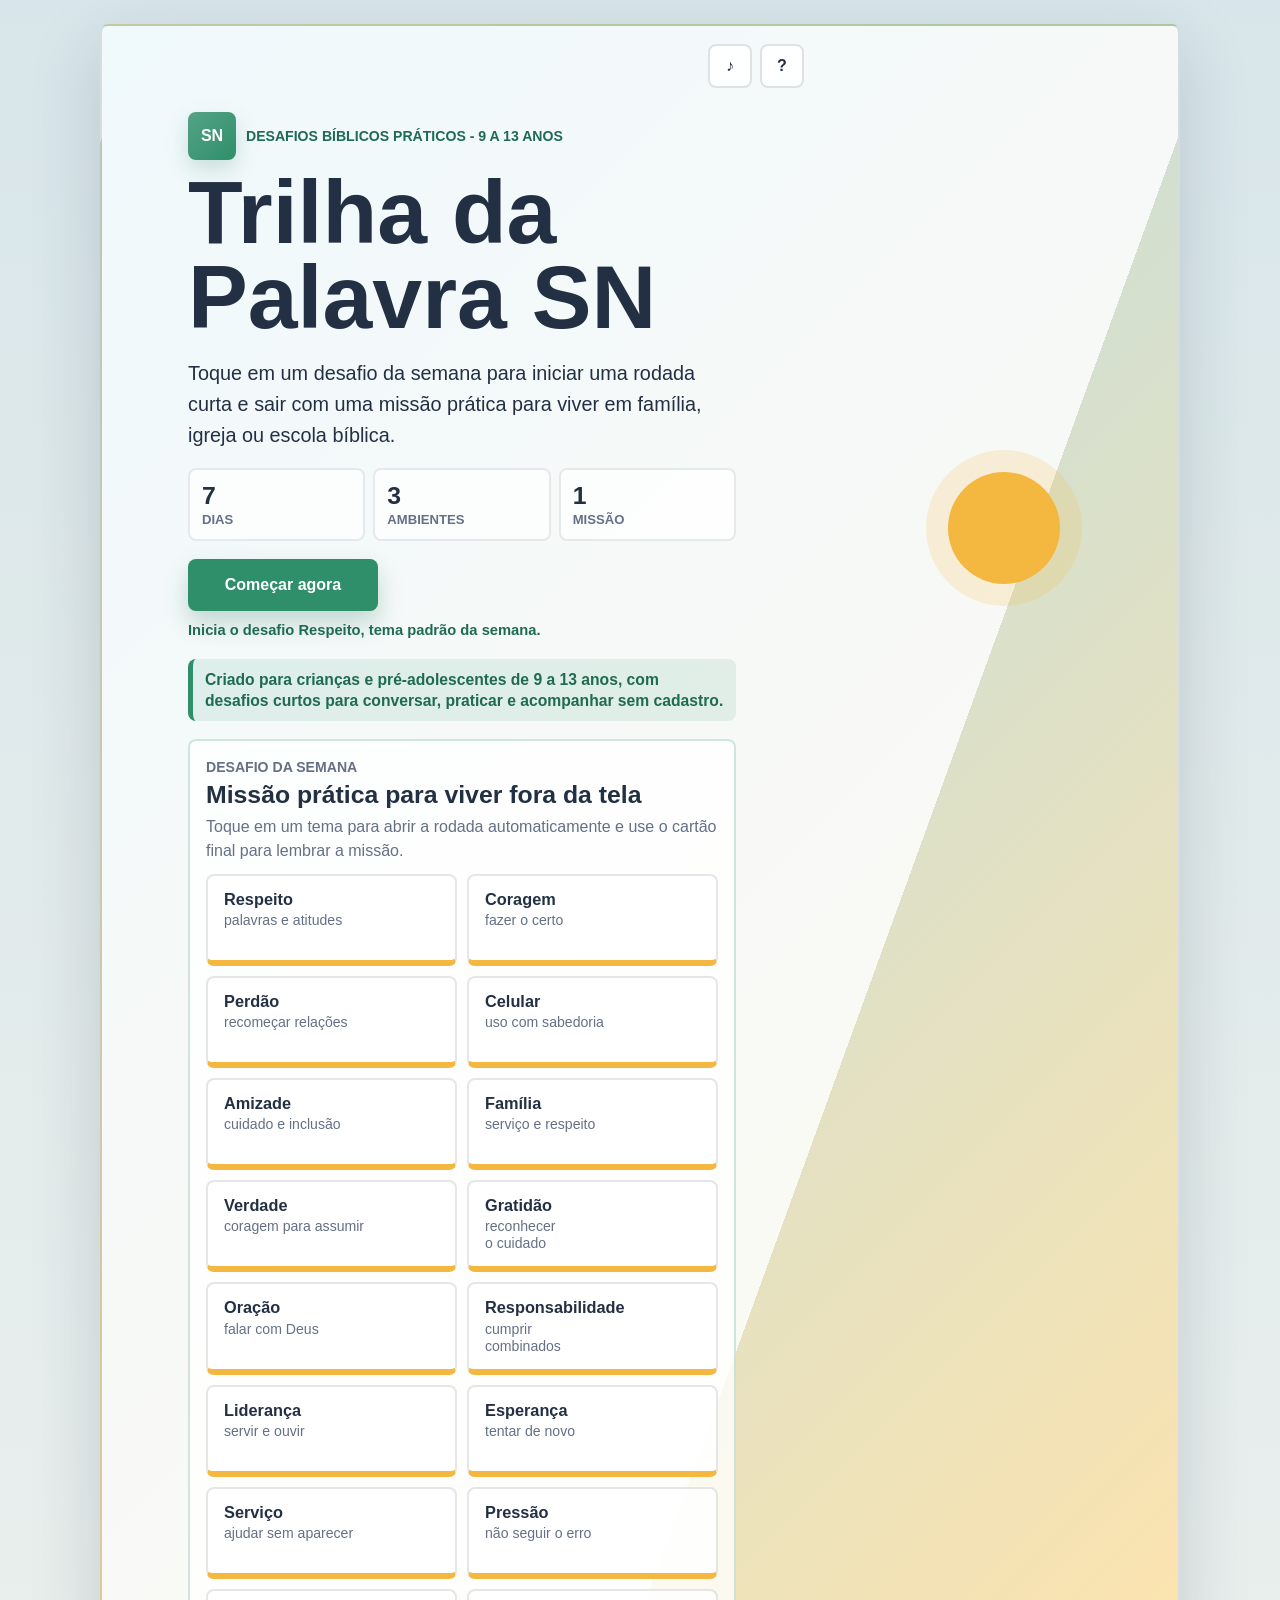
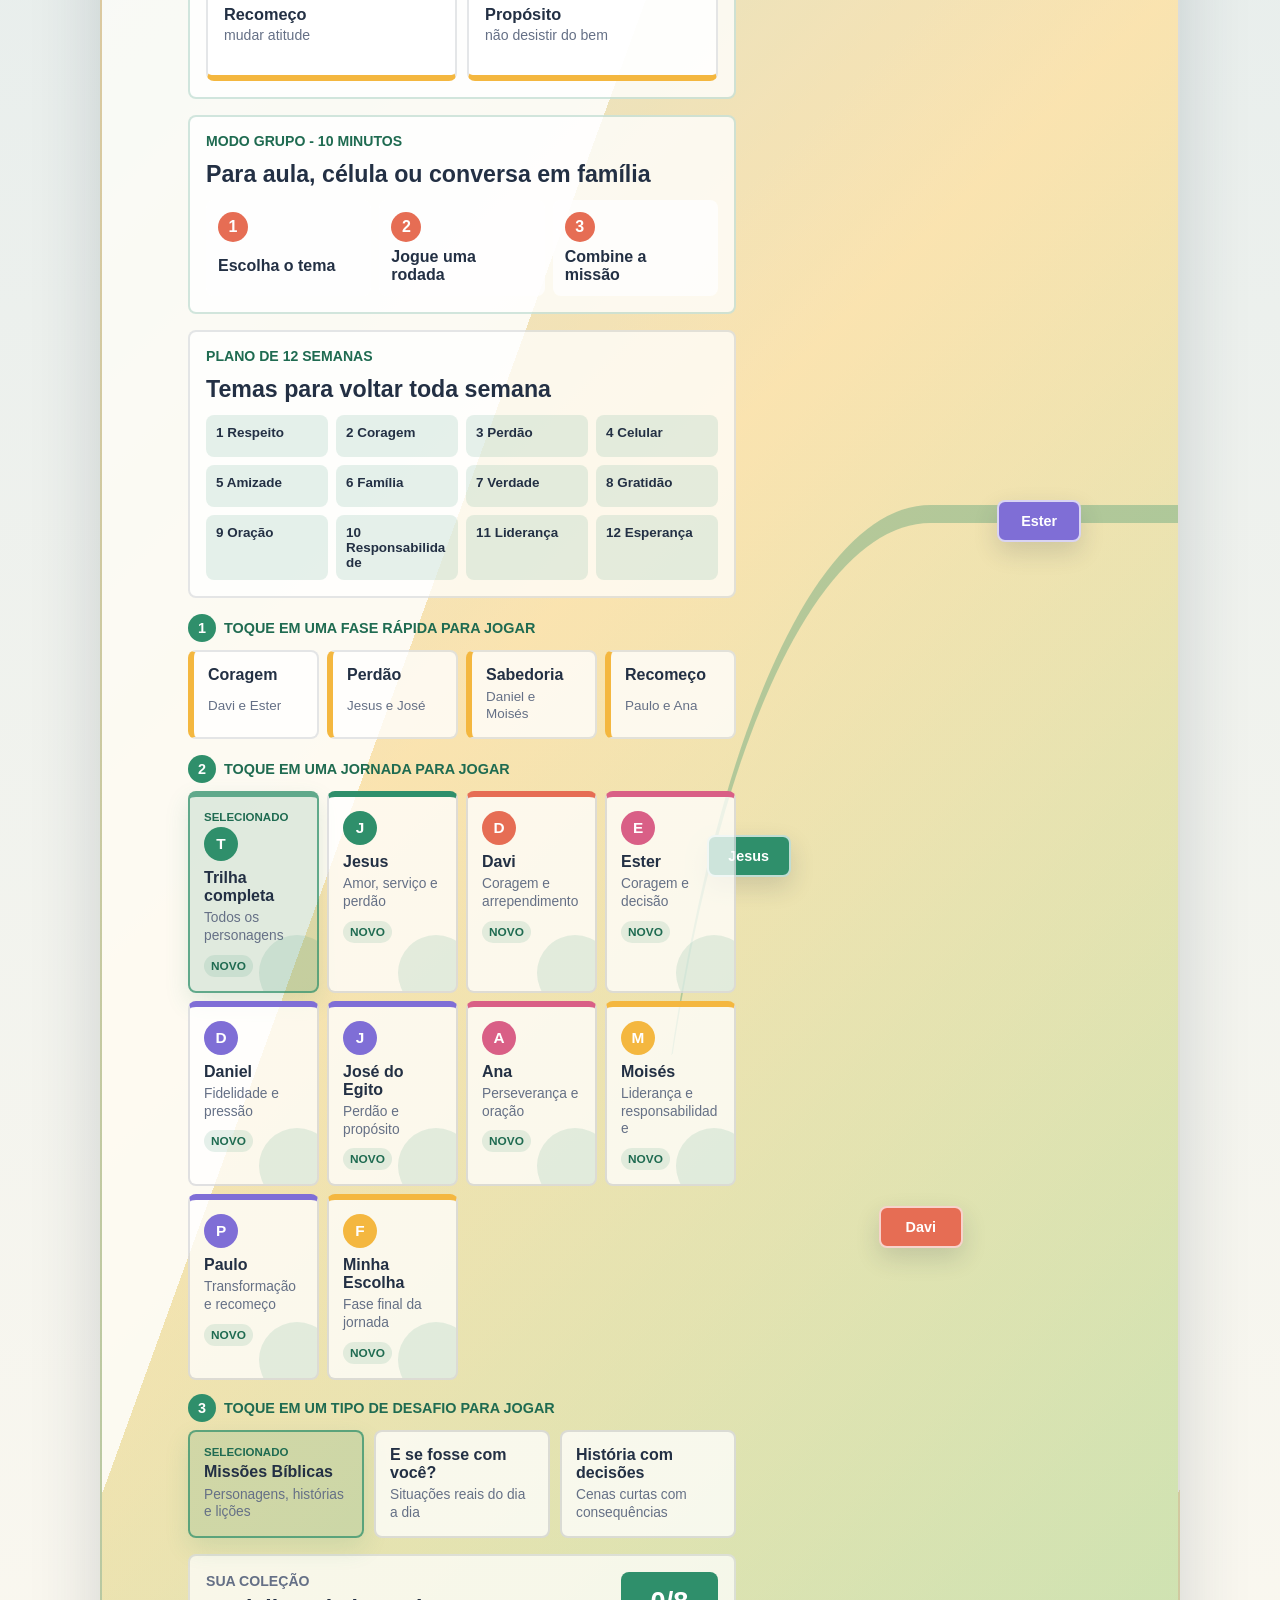
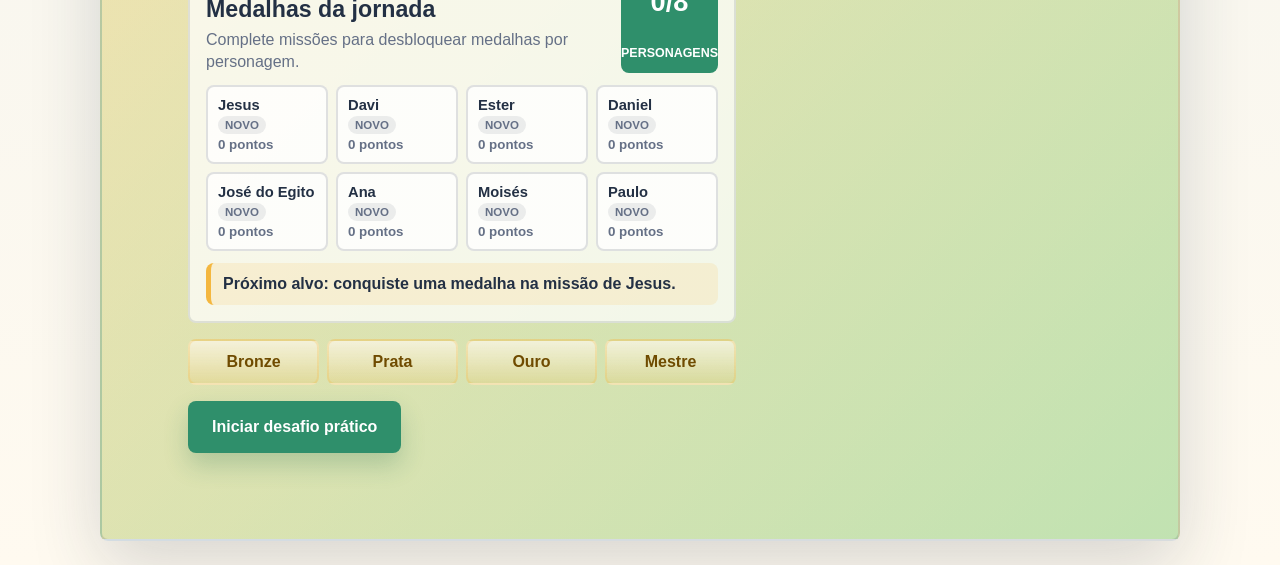
<file: index.html>
﻿<!doctype html>
<html lang="pt-BR">
  <head>
    <meta charset="UTF-8" />
    <meta name="viewport" content="width=device-width, initial-scale=1.0" />
    <meta http-equiv="Cache-Control" content="no-cache, no-store, must-revalidate" />
    <meta http-equiv="Pragma" content="no-cache" />
    <meta http-equiv="Expires" content="0" />
    <title>Trilha da Palavra SN</title>
    <link rel="stylesheet" href="styles.css?v=20260507-card-hard-fix" />
  </head>
  <body>
    <main class="app">
      <section class="hero" id="startScreen">
        <div class="hero-art" aria-hidden="true">
          <span class="sun"></span><span class="path"></span>
          <span class="marker marker-one">Jesus</span><span class="marker marker-two">Davi</span><span class="marker marker-three">Ester</span>
        </div>
        <div class="hero-content">
          <div class="hero-actions" aria-label="Controles do jogo">
            <button class="icon-button" id="soundToggle" type="button" aria-pressed="false" title="Ativar sons">♪</button>
            <button class="icon-button" id="guideToggle" type="button" aria-expanded="false" aria-controls="guidePanel" title="Modo responsável">?</button>
            <button class="menu-toggle" id="menuToggle" type="button" aria-expanded="false" aria-controls="setupPanel"><span></span><span></span><span></span><strong>Menu</strong></button>
          </div>
          <div class="brand-lockup">
            <span class="brand-mark" aria-hidden="true">SN</span>
            <p class="eyebrow">Desafios bíblicos práticos - 9 a 13 anos</p>
          </div>
          <h1>Trilha da Palavra SN</h1>
          <p class="intro">Toque em um desafio da semana para iniciar uma rodada curta e sair com uma missão prática para viver em família, igreja ou escola bíblica.</p>
          <div class="hero-stats" aria-label="Destaques do jogo">
            <span><strong>7</strong> dias</span>
            <span><strong>3</strong> ambientes</span>
            <span><strong>1</strong> missão</span>
          </div>
          <div class="quick-start-panel">
            <button class="primary-button" id="quickStartButton" type="button">Começar agora</button>
            <span>Inicia o desafio Respeito, tema padrão da semana.</span>
          </div>
          <p class="age-note">Criado para crianças e pré-adolescentes de 9 a 13 anos, com desafios curtos para conversar, praticar e acompanhar sem cadastro.</p>
          <section class="guide-panel hidden" id="guidePanel" aria-labelledby="guideTitle">
            <div>
              <p class="eyebrow">Modo família, igreja e escola</p>
              <h2 id="guideTitle">Roteiro rápido de aplicação</h2>
              <p>O jogo não tem login, chat, anúncios, compras ou coleta de dados pessoais. O progresso fica apenas neste navegador.</p>
            </div>
            <ul>
              <li>Escolha o desafio da semana e jogue uma rodada curta.</li>
              <li>Leia o feedback e combine uma missão prática para os próximos dias.</li>
              <li>No grupo, peça que cada participante conte como viveu a missão.</li>
            </ul>
            <div class="leader-note">
              <strong>Roteiro do líder:</strong>
              <span>2 min para escolher o tema, 5 min para jogar, 3 min para combinar a missão e o retorno da semana.</span>
            </div>
          </section>
          <section class="weekly-panel" aria-labelledby="weeklyTitle">
            <div>
              <p class="eyebrow">Desafio da semana</p>
              <h2 id="weeklyTitle">Missão prática para viver fora da tela</h2>
              <p id="weeklyDescription">Toque em um tema para abrir a rodada automaticamente e use o cartão final para lembrar a missão.</p>
            </div>
            <div class="weekly-actions" id="weeklyActions" aria-label="Temas da semana">
              <button class="weekly-card active" type="button" data-weekly="respeito"><strong>Respeito</strong><span>palavras e atitudes</span></button>
              <button class="weekly-card" type="button" data-weekly="coragem"><strong>Coragem</strong><span>fazer o certo</span></button>
              <button class="weekly-card" type="button" data-weekly="perdao"><strong>Perdão</strong><span>recomeçar relações</span></button>
              <button class="weekly-card" type="button" data-weekly="celular"><strong>Celular</strong><span>uso com sabedoria</span></button>
              <button class="weekly-card" type="button" data-weekly="amizade"><strong>Amizade</strong><span>cuidado e inclusão</span></button>
              <button class="weekly-card" type="button" data-weekly="familia"><strong>Família</strong><span>serviço e respeito</span></button>
              <button class="weekly-card" type="button" data-weekly="verdade"><strong>Verdade</strong><span>coragem para assumir</span></button>
              <button class="weekly-card" type="button" data-weekly="gratidao"><strong>Gratidão</strong><span>reconhecer<br>o cuidado</span></button>
              <button class="weekly-card" type="button" data-weekly="oracao"><strong>Oração</strong><span>falar com Deus</span></button>
              <button class="weekly-card" type="button" data-weekly="responsabilidade"><strong>Responsa<wbr>bilidade</strong><span>cumprir<br>combinados</span></button>
              <button class="weekly-card" type="button" data-weekly="lideranca"><strong>Liderança</strong><span>servir e ouvir</span></button>
              <button class="weekly-card" type="button" data-weekly="esperanca"><strong>Esperança</strong><span>tentar de novo</span></button>
              <button class="weekly-card" type="button" data-weekly="servico"><strong>Serviço</strong><span>ajudar sem aparecer</span></button>
              <button class="weekly-card" type="button" data-weekly="pressao"><strong>Pressão</strong><span>não seguir o erro</span></button>
              <button class="weekly-card" type="button" data-weekly="recomeco"><strong>Recomeço</strong><span>mudar atitude</span></button>
              <button class="weekly-card" type="button" data-weekly="proposito"><strong>Propósito</strong><span>não desistir do bem</span></button>
            </div>
          </section>
          <section class="group-panel" aria-labelledby="groupTitle">
            <p class="eyebrow">Modo grupo - 10 minutos</p>
            <h2 id="groupTitle">Para aula, célula ou conversa em família</h2>
            <div class="group-steps" aria-label="Roteiro de aplicação em grupo">
              <span><strong>1</strong> Escolha o tema</span>
              <span><strong>2</strong> Jogue uma rodada</span>
              <span><strong>3</strong> Combine a missão</span>
            </div>
          </section>
          <section class="calendar-panel" aria-labelledby="calendarTitle">
            <p class="eyebrow">Plano de 12 semanas</p>
            <h2 id="calendarTitle">Temas para voltar toda semana</h2>
            <div class="calendar-grid" aria-label="Calendário de desafios">
              <span>1 Respeito</span><span>2 Coragem</span><span>3 Perdão</span><span>4 Celular</span>
              <span>5 Amizade</span><span>6 Família</span><span>7 Verdade</span><span>8 Gratidão</span>
              <span>9 Oração</span><span>10 Responsabilidade</span><span>11 Liderança</span><span>12 Esperança</span>
            </div>
          </section>
          <section class="phase-panel" aria-labelledby="phaseTitle">
            <div class="section-label"><span>1</span><strong id="phaseTitle">Toque em uma fase rápida para jogar</strong></div>
            <div class="phase-track" id="phaseTrack" aria-label="Fases rápidas">
              <button class="phase-card" type="button" data-phase="coragem"><strong>Coragem</strong><span>Davi e Ester</span></button>
              <button class="phase-card" type="button" data-phase="perdao"><strong>Perdão</strong><span>Jesus e José</span></button>
              <button class="phase-card" type="button" data-phase="sabedoria"><strong>Sabedoria</strong><span>Daniel e Moisés</span></button>
              <button class="phase-card" type="button" data-phase="recomeco"><strong>Recomeço</strong><span>Paulo e Ana</span></button>
            </div>
          </section>
          <div class="setup-panel" id="setupPanel">
            <div class="section-label"><span>2</span><strong>Toque em uma jornada para jogar</strong></div>
            <div class="mission-map" aria-label="Mapa de missões">
              <button class="mission-card active" type="button" data-mission="all" data-accent="trail"><span class="mission-symbol">T</span><strong>Trilha completa</strong><span>Todos os personagens</span><small class="mission-status">Novo</small></button>
              <button class="mission-card" type="button" data-mission="Jesus" data-accent="jesus"><span class="mission-symbol">J</span><strong>Jesus</strong><span>Amor, serviço e perdão</span><small class="mission-status">Novo</small></button>
              <button class="mission-card" type="button" data-mission="Davi" data-accent="davi"><span class="mission-symbol">D</span><strong>Davi</strong><span>Coragem e arrependimento</span><small class="mission-status">Novo</small></button>
              <button class="mission-card" type="button" data-mission="Ester" data-accent="ester"><span class="mission-symbol">E</span><strong>Ester</strong><span>Coragem e decisão</span><small class="mission-status">Novo</small></button>
              <button class="mission-card" type="button" data-mission="Daniel" data-accent="daniel"><span class="mission-symbol">D</span><strong>Daniel</strong><span>Fidelidade e pressão</span><small class="mission-status">Novo</small></button>
              <button class="mission-card" type="button" data-mission="José do Egito" data-accent="jose"><span class="mission-symbol">J</span><strong>José do Egito</strong><span>Perdão e propósito</span><small class="mission-status">Novo</small></button>
              <button class="mission-card" type="button" data-mission="Ana" data-accent="ana"><span class="mission-symbol">A</span><strong>Ana</strong><span>Perseverança e oração</span><small class="mission-status">Novo</small></button>
              <button class="mission-card" type="button" data-mission="Moisés" data-accent="moises"><span class="mission-symbol">M</span><strong>Moisés</strong><span>Liderança e responsabilidade</span><small class="mission-status">Novo</small></button>
              <button class="mission-card" type="button" data-mission="Paulo" data-accent="paulo"><span class="mission-symbol">P</span><strong>Paulo</strong><span>Transformação e recomeço</span><small class="mission-status">Novo</small></button>
              <button class="mission-card" type="button" data-mission="Minha Escolha" data-accent="final"><span class="mission-symbol">F</span><strong>Minha Escolha</strong><span>Fase final da jornada</span><small class="mission-status">Novo</small></button>
            </div>
            <div class="section-label"><span>3</span><strong>Toque em um tipo de desafio para jogar</strong></div>
            <div class="mode-picker" aria-label="Escolha o modo de jogo">
              <button class="mode-button active" type="button" data-mode="bible"><strong>Missões Bíblicas</strong><span>Personagens, histórias e lições</span></button>
              <button class="mode-button" type="button" data-mode="life"><strong>E se fosse com você?</strong><span>Situações reais do dia a dia</span></button>
              <button class="mode-button" type="button" data-mode="story"><strong>História com decisões</strong><span>Cenas curtas com consequências</span></button>
            </div>
          </div>
          <section class="collection-panel" aria-labelledby="collectionTitle">
            <div>
              <p class="eyebrow">Sua coleção</p>
              <h2 id="collectionTitle">Medalhas da jornada</h2>
              <p id="collectionSummary">Complete missões para desbloquear medalhas por personagem.</p>
            </div>
            <div class="collection-stats" aria-label="Resumo do progresso">
              <strong id="collectionTotal">0/8</strong>
              <span>personagens</span>
            </div>
            <div class="collection-grid" id="collectionGrid" aria-label="Coleção de personagens"></div>
            <div class="next-goal" id="nextGoal">Próximo alvo: escolha uma missão e busque sua primeira medalha.</div>
          </section>
          <section class="reward-preview" aria-label="Recompensas do jogo">
            <span>Bronze</span><span>Prata</span><span>Ouro</span><span>Mestre</span>
          </section>
          <button class="primary-button" id="startButton">Iniciar desafio prático</button>
        </div>
      </section>
      <section class="game hidden" id="gameScreen" aria-live="polite">
        <header class="topbar"><div><p class="label" id="phaseText">Missão</p><h2 id="themeText">Jesus</h2></div><div class="score-grid"><div class="score" aria-label="Pontuação"><span id="scoreText">0</span><span>pontos</span></div><div class="score streak" aria-label="Sequência de acertos"><span id="streakText">0</span><span>combo</span></div></div></header>
        <section class="mission-strip" aria-label="Resumo do desafio atual">
          <div class="challenge-badge" id="challengeBadge">Desafio da semana</div>
          <div class="stage-track" id="stageTrack" aria-label="Etapas da missão"></div>
        </section>
        <div class="progress-shell" aria-label="Progresso"><div class="progress-bar" id="progressBar"></div></div>
        <article class="question-panel"><p class="question-count" id="questionCount">Pergunta 1 de 10</p><div class="character-scene" id="characterScene"><div class="character-avatar" id="characterAvatar">J</div><div class="speech-bubble"><strong id="characterName">Jesus</strong><span id="characterLine">Escolha uma atitude que mostre amor em ação.</span></div></div><h3 id="questionText"></h3><button class="hint-button" id="hintButton" type="button">Preciso de uma dica</button><div class="hint-box hidden" id="hintBox"></div><div class="answers" id="answers"></div><div class="feedback hidden" id="feedback"></div><button class="next-button hidden" id="nextButton">Próxima</button></article>
      </section>
      <section class="result hidden" id="resultScreen"><div class="reward-burst" aria-hidden="true"><span></span><span></span><span></span></div><div class="result-badge" id="resultScore">0 pontos</div><p class="eyebrow" id="resultLevel">Aprendiz</p><h2 id="resultTitle">Desafio concluído</h2><p id="resultMessage"></p><div class="achievement-list" id="achievementList" aria-label="Conquistas da rodada"></div><div class="mission" id="dailyMission"></div><article class="share-card" id="shareCard" aria-labelledby="shareTitle"><div class="share-ribbon">Trilha da Palavra SN</div><p class="eyebrow">Cartão da missão</p><h3 id="shareTitle">Missão da semana</h3><div class="share-meta"><span id="shareSeal">Selo Aprendiz</span><span id="shareTheme">Desafio Respeito</span></div><p id="shareText">Completei um desafio bíblico prático na Trilha da Palavra SN.</p></article><div class="result-actions"><button class="primary-button" id="downloadShareButton" type="button">Salvar cartão PNG</button><button class="primary-button" id="copyShareButton" type="button">Copiar cartão</button><button class="primary-button" id="continueButton">Continuar jornada</button><button class="secondary-button" id="restartButton">Jogar de novo</button></div></section>
    </main>
    <script src="data.js?v=20260505-6"></script>
    <script src="script.js?v=20260505-6"></script>
  </body>
</html>
</file>
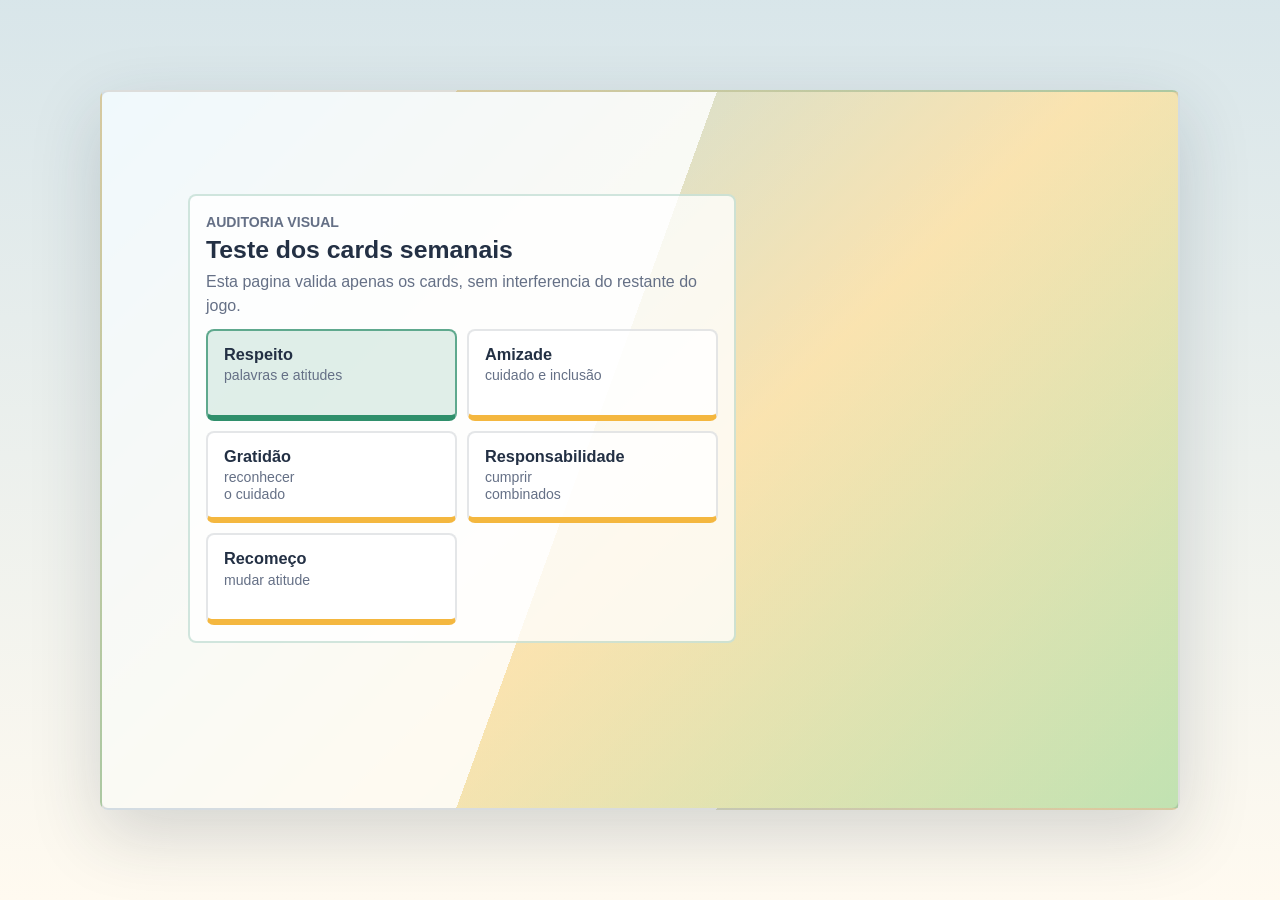
<file: teste-cards.html>
<!doctype html>
<html lang="pt-BR">
  <head>
    <meta charset="UTF-8" />
    <meta name="viewport" content="width=device-width, initial-scale=1.0" />
    <title>Teste de cards - Trilha da Palavra SN</title>
    <link rel="stylesheet" href="styles.css?v=20260507-card-audit-final" />
  </head>
  <body>
    <main class="app">
      <section class="hero">
        <div class="hero-content">
          <section class="weekly-panel" aria-labelledby="weeklyTitle">
            <div>
              <p class="eyebrow">Auditoria visual</p>
              <h2 id="weeklyTitle">Teste dos cards semanais</h2>
              <p>Esta pagina valida apenas os cards, sem interferencia do restante do jogo.</p>
            </div>
            <div class="weekly-actions" aria-label="Temas da semana">
              <button class="weekly-card active" type="button"><strong>Respeito</strong><span>palavras e atitudes</span></button>
              <button class="weekly-card" type="button"><strong>Amizade</strong><span>cuidado e inclusão</span></button>
              <button class="weekly-card" type="button"><strong>Gratidão</strong><span>reconhecer<br>o cuidado</span></button>
              <button class="weekly-card" type="button"><strong>Responsa<wbr>bilidade</strong><span>cumprir<br>combinados</span></button>
              <button class="weekly-card" type="button"><strong>Recomeço</strong><span>mudar atitude</span></button>
            </div>
          </section>
        </div>
      </section>
    </main>
  </body>
</html>
</file>
<file: styles.css>
:root {
  --ink: #233044;
  --muted: #657086;
  --paper: #fffaf0;
  --leaf: #2f8f6b;
  --leaf-dark: #1f6b51;
  --gold: #f4b73f;
  --coral: #e66d54;
  --water: #4f9ed4;
  --violet: #7f6ed6;
  --rose: #d95f86;
  --sky: #3387b8;
  --line: rgba(35, 48, 68, 0.14);
  --shadow: 0 24px 70px rgba(35, 48, 68, 0.18);
  --mission: #2f8f6b;
  --mission-soft: rgba(47, 143, 107, 0.14);
}

* {
  box-sizing: border-box;
}

body {
  min-height: 100vh;
  margin: 0;
  font-family: Arial, Helvetica, sans-serif;
  color: var(--ink);
  background:
    linear-gradient(180deg, rgba(79, 158, 212, 0.22), rgba(255, 250, 240, 0.78)),
    var(--paper);
}

body[data-screen="game"] {
  background:
    linear-gradient(180deg, rgba(47, 143, 107, 0.12), rgba(255, 250, 240, 0.94)),
    var(--paper);
}

body[data-mission="noe"] {
  --mission: var(--water);
  --mission-soft: rgba(79, 158, 212, 0.16);
}

body[data-mission="moises"] {
  --mission: var(--gold);
  --mission-soft: rgba(244, 183, 63, 0.18);
}

body[data-mission="jesus"] {
  --mission: var(--leaf);
  --mission-soft: rgba(47, 143, 107, 0.16);
}

body[data-mission="paulo"] {
  --mission: var(--violet);
  --mission-soft: rgba(127, 110, 214, 0.16);
}

body[data-mission="joao"] {
  --mission: var(--sky);
  --mission-soft: rgba(51, 135, 184, 0.16);
}

body[data-mission="ester"],
body[data-mission="ana"] {
  --mission: var(--rose);
  --mission-soft: rgba(217, 95, 134, 0.16);
}

body[data-mission="daniel"],
body[data-mission="jose-do-egito"] {
  --mission: var(--violet);
  --mission-soft: rgba(127, 110, 214, 0.16);
}

body[data-mission="minha-escolha"] {
  --mission: var(--gold);
  --mission-soft: rgba(244, 183, 63, 0.18);
}

body[data-mission="davi"],
body[data-mission="cena-de-coragem"] {
  --mission: var(--coral);
  --mission-soft: rgba(230, 109, 84, 0.16);
}

body[data-mission="sansao"] {
  --mission: var(--rose);
  --mission-soft: rgba(217, 95, 134, 0.16);
}

button {
  font: inherit;
}

button:focus-visible {
  outline: 4px solid rgba(244, 183, 63, 0.9);
  outline-offset: 3px;
}

.app {
  min-height: 100vh;
  display: grid;
  place-items: center;
  padding: 24px;
}

.hidden {
  display: none !important;
}

.sr-only {
  position: absolute;
  width: 1px;
  height: 1px;
  overflow: hidden;
  clip: rect(0, 0, 0, 0);
  white-space: nowrap;
}

.hero,
.game,
.result {
  width: min(980px, 100%);
}

.hero {
  position: relative;
  overflow: hidden;
  min-height: min(720px, calc(100vh - 48px));
  border: 2px solid var(--line);
  border-radius: 8px;
  background:
    linear-gradient(110deg, rgba(255, 255, 255, 0.88) 0 46%, rgba(255, 250, 240, 0.36) 46%),
    linear-gradient(135deg, #84cbea, #f7d68c 55%, #9ed58f);
  box-shadow: var(--shadow);
}

.hero-art {
  position: absolute;
  inset: 0;
  pointer-events: none;
}

.sun {
  position: absolute;
  width: 112px;
  height: 112px;
  right: 11%;
  top: 12%;
  border-radius: 50%;
  background: var(--gold);
  box-shadow: 0 0 0 22px rgba(244, 183, 63, 0.18);
}

.path {
  position: absolute;
  right: -4%;
  bottom: -10%;
  width: 54%;
  height: 54%;
  border: 18px solid rgba(47, 143, 107, 0.32);
  border-left: 0;
  border-bottom: 0;
  border-radius: 50% 0 0 0;
}

.marker {
  position: absolute;
  display: grid;
  place-items: center;
  min-width: 84px;
  min-height: 42px;
  padding: 8px 12px;
  border: 2px solid rgba(255, 255, 255, 0.7);
  border-radius: 8px;
  color: white;
  font-size: 0.9rem;
  font-weight: 900;
  background: var(--leaf);
  box-shadow: 0 10px 24px rgba(35, 48, 68, 0.16);
}

.marker-one {
  right: 36%;
  bottom: 34%;
}

.marker-two {
  right: 20%;
  bottom: 24%;
  background: var(--coral);
}

.marker-three {
  right: 9%;
  bottom: 43%;
  background: var(--violet);
}

.hero-content {
  position: relative;
  z-index: 1;
  width: min(650px, 100%);
  padding: clamp(34px, 8vw, 86px);
}

.hero-actions {
  position: absolute;
  top: 18px;
  right: 18px;
  z-index: 4;
  display: flex;
  align-items: center;
  gap: 8px;
}

.icon-button {
  display: grid;
  place-items: center;
  width: 44px;
  height: 44px;
  border: 2px solid var(--line);
  border-radius: 8px;
  color: var(--ink);
  font-weight: 900;
  background: rgba(255, 255, 255, 0.9);
  cursor: pointer;
}

.icon-button[aria-pressed="true"] {
  color: white;
  border-color: var(--leaf);
  background: var(--leaf);
}

.menu-toggle {
  display: none;
}

.brand-lockup {
  display: flex;
  align-items: center;
  gap: 10px;
}

.brand-mark {
  display: grid;
  place-items: center;
  width: 48px;
  height: 48px;
  border-radius: 8px;
  color: white;
  font-weight: 900;
  background:
    linear-gradient(135deg, rgba(255, 255, 255, 0.18), transparent),
    var(--leaf);
  box-shadow: 0 10px 22px rgba(31, 107, 81, 0.18);
}

.eyebrow,
.label,
.question-count {
  margin: 0;
  color: var(--leaf-dark);
  font-size: 0.88rem;
  font-weight: 900;
  text-transform: uppercase;
  letter-spacing: 0;
}

h1,
h2,
h3,
p,
span {
  overflow-wrap: anywhere;
}

h1 {
  max-width: 11ch;
  margin: 10px 0 18px;
  font-size: clamp(3rem, 7vw, 5.8rem);
  line-height: 0.95;
  letter-spacing: 0;
}

.intro {
  max-width: 570px;
  margin: 0 0 18px;
  color: var(--ink);
  font-size: clamp(1.05rem, 2.2vw, 1.24rem);
  line-height: 1.55;
}

.age-note {
  max-width: 560px;
  margin: 0 0 18px;
  padding: 10px 12px;
  border-left: 5px solid var(--leaf);
  border-radius: 8px;
  color: var(--leaf-dark);
  font-size: 0.98rem;
  font-weight: 800;
  line-height: 1.35;
  background: rgba(47, 143, 107, 0.11);
}

.quick-start-panel {
  display: flex;
  align-items: center;
  flex-wrap: wrap;
  gap: 10px;
  max-width: 560px;
  margin: 0 0 18px;
}

.quick-start-panel .primary-button {
  min-width: 190px;
}

.quick-start-panel span {
  color: var(--leaf-dark);
  font-size: 0.92rem;
  font-weight: 900;
  line-height: 1.3;
}

.hero-stats {
  display: grid;
  grid-template-columns: repeat(3, minmax(0, 1fr));
  gap: 8px;
  max-width: 560px;
  margin: 0 0 18px;
}

.hero-stats span {
  display: grid;
  gap: 2px;
  min-height: 68px;
  padding: 12px;
  border: 2px solid rgba(35, 48, 68, 0.1);
  border-radius: 8px;
  color: var(--muted);
  font-size: 0.82rem;
  font-weight: 900;
  text-transform: uppercase;
  background: rgba(255, 255, 255, 0.72);
}

.hero-stats strong {
  color: var(--ink);
  font-size: 1.55rem;
}

.guide-panel,
.weekly-panel,
.group-panel,
.phase-panel,
.reward-preview {
  max-width: 720px;
  margin: 16px 0;
}

.weekly-panel,
.group-panel,
.guide-panel {
  display: grid;
  gap: 12px;
  padding: 16px;
  border: 2px solid rgba(47, 143, 107, 0.22);
  border-radius: 8px;
  background: rgba(255, 255, 255, 0.78);
}

.guide-panel h2 {
  margin: 4px 0 6px;
  font-size: 1.45rem;
}

.guide-panel p,
.guide-panel ul {
  margin: 0;
  color: var(--muted);
  line-height: 1.45;
}

.guide-panel ul {
  padding-left: 18px;
}

.leader-note {
  display: grid;
  gap: 4px;
  padding: 12px;
  border-left: 5px solid var(--coral);
  border-radius: 8px;
  background: rgba(230, 109, 84, 0.12);
}

.leader-note strong {
  color: var(--ink);
}

.leader-note span {
  color: var(--muted);
  line-height: 1.35;
}

.weekly-panel h2 {
  margin: 4px 0 6px;
  font-size: 1.55rem;
}

.weekly-panel p {
  margin: 0;
  color: var(--muted);
  line-height: 1.45;
}

.weekly-actions {
  display: grid;
  grid-template-columns: repeat(auto-fit, minmax(min(210px, 100%), 1fr));
  gap: 10px;
  align-items: stretch;
}

.weekly-card {
  display: grid;
  gap: 4px;
  min-width: 0;
  min-height: 92px;
  align-content: start;
  padding: 14px 16px;
  overflow: hidden;
  border: 2px solid rgba(35, 48, 68, 0.12);
  border-bottom: 6px solid var(--gold);
  border-radius: 8px;
  color: var(--ink);
  text-align: left;
  background: rgba(255, 255, 255, 0.78);
  cursor: pointer;
}

.weekly-card strong {
  display: block;
  min-width: 0;
  max-width: 100%;
  overflow-wrap: anywhere;
  word-break: break-word;
  hyphens: auto;
  white-space: normal;
  font-size: clamp(0.82rem, 1.5vw, 1.02rem);
  line-height: 1.12;
  text-wrap: balance;
}

.weekly-card span {
  display: block;
  min-width: 0;
  max-width: 100%;
  color: var(--muted);
  overflow-wrap: anywhere;
  word-break: break-word;
  hyphens: auto;
  white-space: normal;
  font-size: clamp(0.76rem, 1.25vw, 0.88rem);
  line-height: 1.22;
}

.weekly-card.active {
  border-color: rgba(47, 143, 107, 0.72);
  border-bottom-color: var(--leaf);
  background: rgba(47, 143, 107, 0.14);
}

.group-panel h2 {
  margin: 0;
  font-size: 1.45rem;
}

.group-steps {
  display: grid;
  grid-template-columns: repeat(3, minmax(0, 1fr));
  gap: 8px;
}

.group-steps span {
  display: grid;
  gap: 6px;
  min-height: 72px;
  padding: 12px;
  border-radius: 8px;
  color: var(--ink);
  font-weight: 900;
  background: rgba(255, 255, 255, 0.74);
}

.group-steps strong {
  display: grid;
  place-items: center;
  width: 30px;
  height: 30px;
  border-radius: 50%;
  color: white;
  background: var(--coral);
}

.calendar-panel {
  display: grid;
  gap: 12px;
  max-width: 720px;
  margin: 16px 0;
  padding: 16px;
  border: 2px solid rgba(35, 48, 68, 0.12);
  border-radius: 8px;
  background: rgba(255, 255, 255, 0.74);
}

.calendar-panel h2 {
  margin: 0;
  font-size: 1.45rem;
}

.calendar-grid {
  display: grid;
  grid-template-columns: repeat(4, minmax(0, 1fr));
  gap: 8px;
}

.calendar-grid span {
  min-height: 42px;
  padding: 10px;
  border-radius: 8px;
  color: var(--ink);
  font-size: 0.84rem;
  font-weight: 900;
  background: rgba(47, 143, 107, 0.12);
}

.phase-track {
  display: grid;
  grid-template-columns: repeat(4, minmax(0, 1fr));
  gap: 8px;
}

.phase-card {
  display: grid;
  gap: 4px;
  min-height: 88px;
  padding: 14px;
  border: 2px solid rgba(35, 48, 68, 0.12);
  border-left: 6px solid var(--gold);
  border-radius: 8px;
  color: var(--ink);
  text-align: left;
  background: rgba(255, 255, 255, 0.78);
  cursor: pointer;
}

.phase-card strong {
  font-size: 1rem;
}

.phase-card span {
  color: var(--muted);
  font-size: 0.84rem;
  line-height: 1.3;
}

.phase-card.active {
  border-color: rgba(47, 143, 107, 0.72);
  border-left-color: var(--leaf);
  background: rgba(47, 143, 107, 0.14);
}

.section-label {
  display: flex;
  align-items: center;
  gap: 8px;
  margin: 14px 0 8px;
  color: var(--leaf-dark);
  font-size: 0.9rem;
  font-weight: 900;
  text-transform: uppercase;
}

.section-label span {
  display: grid;
  place-items: center;
  width: 28px;
  height: 28px;
  border-radius: 50%;
  color: white;
  background: var(--leaf);
}

.mode-picker {
  display: grid;
  grid-template-columns: repeat(3, minmax(0, 1fr));
  gap: 10px;
  max-width: 620px;
  margin-bottom: 14px;
}

.setup-panel {
  display: block;
}

.mission-map {
  display: grid;
  grid-template-columns: repeat(4, minmax(0, 1fr));
  gap: 8px;
  max-width: 720px;
  margin-bottom: 12px;
}

.mode-button,
.mission-card {
  display: grid;
  gap: 4px;
  padding: 14px;
  border: 2px solid var(--line);
  border-radius: 8px;
  color: var(--ink);
  text-align: left;
  background: rgba(255, 255, 255, 0.76);
  cursor: pointer;
}

.mode-button {
  min-height: 86px;
}

.mission-card {
  position: relative;
  align-content: start;
  min-height: 118px;
  overflow: hidden;
  border-top-width: 6px;
}

.mission-status {
  position: relative;
  z-index: 1;
  width: fit-content;
  margin-top: 6px;
  padding: 4px 7px;
  border-radius: 999px;
  color: var(--leaf-dark) !important;
  font-size: 0.74rem !important;
  font-weight: 900;
  text-transform: uppercase;
  background: rgba(47, 143, 107, 0.12);
}

.mission-card::after {
  position: absolute;
  right: -18px;
  bottom: -20px;
  width: 76px;
  height: 76px;
  border-radius: 50%;
  background: rgba(47, 143, 107, 0.12);
  content: "";
}

.mission-card[data-accent="trail"] {
  border-top-color: var(--leaf);
}

.mission-card[data-accent="noe"] {
  border-top-color: var(--water);
}

.mission-card[data-accent="moises"] {
  border-top-color: var(--gold);
}

.mission-card[data-accent="jesus"] {
  border-top-color: var(--leaf);
}

.mission-card[data-accent="paulo"] {
  border-top-color: var(--violet);
}

.mission-card[data-accent="joao"] {
  border-top-color: var(--sky);
}

.mission-card[data-accent="davi"] {
  border-top-color: var(--coral);
}

.mission-card[data-accent="sansao"] {
  border-top-color: var(--rose);
}

.mission-card[data-accent="ester"],
.mission-card[data-accent="ana"] {
  border-top-color: var(--rose);
}

.mission-card[data-accent="daniel"],
.mission-card[data-accent="jose"] {
  border-top-color: var(--violet);
}

.mission-card[data-accent="final"] {
  border-top-color: var(--gold);
}

.mission-symbol {
  display: grid;
  place-items: center;
  width: 34px;
  height: 34px;
  margin-bottom: 4px;
  border-radius: 50%;
  color: white !important;
  font-size: 0.96rem !important;
  font-weight: 900;
  background: var(--ink);
}

.mission-card[data-accent="trail"] .mission-symbol {
  background: var(--leaf);
}

.mission-card[data-accent="noe"] .mission-symbol {
  background: var(--water);
}

.mission-card[data-accent="moises"] .mission-symbol {
  background: var(--gold);
}

.mission-card[data-accent="jesus"] .mission-symbol {
  background: var(--leaf);
}

.mission-card[data-accent="paulo"] .mission-symbol {
  background: var(--violet);
}

.mission-card[data-accent="joao"] .mission-symbol {
  background: var(--sky);
}

.mission-card[data-accent="davi"] .mission-symbol {
  background: var(--coral);
}

.mission-card[data-accent="sansao"] .mission-symbol {
  background: var(--rose);
}

.mission-card[data-accent="ester"] .mission-symbol,
.mission-card[data-accent="ana"] .mission-symbol {
  background: var(--rose);
}

.mission-card[data-accent="daniel"] .mission-symbol,
.mission-card[data-accent="jose"] .mission-symbol {
  background: var(--violet);
}

.mission-card[data-accent="final"] .mission-symbol {
  background: var(--gold);
}

.mode-button strong,
.mission-card strong {
  font-size: 1rem;
}

.mode-button span,
.mission-card span {
  color: var(--muted);
  font-size: 0.86rem;
  line-height: 1.3;
}

.mode-button.active,
.mission-card.active {
  border-color: rgba(47, 143, 107, 0.72);
  background: rgba(47, 143, 107, 0.14);
  box-shadow: 0 10px 24px rgba(47, 143, 107, 0.14);
}

.mode-button.active::before,
.mission-card.active::before {
  color: var(--leaf-dark);
  font-size: 0.72rem;
  font-weight: 900;
  text-transform: uppercase;
  content: "Selecionado";
}

.primary-button,
.secondary-button,
.next-button,
.answer-button {
  min-height: 52px;
  border: 0;
  border-radius: 8px;
  cursor: pointer;
  transition: transform 160ms ease, box-shadow 160ms ease, background 160ms ease;
}

.primary-button,
.next-button {
  padding: 14px 24px;
  color: white;
  font-weight: 900;
  background: var(--leaf);
  box-shadow: 0 12px 24px rgba(31, 107, 81, 0.24);
}

.secondary-button {
  padding: 14px 24px;
  border: 2px solid var(--line);
  color: var(--ink);
  font-weight: 900;
  background: rgba(255, 255, 255, 0.82);
}

.primary-button:hover,
.next-button:hover,
.answer-button:hover:not(:disabled) {
  transform: translateY(-2px);
}

.collection-panel {
  display: grid;
  grid-template-columns: 1fr auto;
  gap: 12px;
  max-width: 720px;
  margin: 16px 0;
  padding: 16px;
  border: 2px solid rgba(35, 48, 68, 0.12);
  border-radius: 8px;
  background: rgba(255, 255, 255, 0.72);
}

.reward-preview {
  display: grid;
  grid-template-columns: repeat(4, minmax(0, 1fr));
  gap: 8px;
}

.reward-preview span {
  display: grid;
  place-items: center;
  min-height: 46px;
  border: 2px solid rgba(244, 183, 63, 0.24);
  border-radius: 8px;
  color: #6f4b00;
  font-weight: 900;
  background:
    linear-gradient(180deg, rgba(255, 255, 255, 0.62), transparent),
    rgba(244, 183, 63, 0.18);
}

.collection-panel h2 {
  margin: 4px 0 6px;
  font-size: 1.45rem;
}

.collection-panel p {
  margin: 0;
  color: var(--muted);
  line-height: 1.4;
}

.collection-stats {
  display: grid;
  place-items: center;
  min-width: 92px;
  min-height: 82px;
  border-radius: 8px;
  color: white;
  font-weight: 900;
  background: var(--leaf);
}

.collection-stats strong {
  font-size: 1.7rem;
}

.collection-stats span {
  font-size: 0.78rem;
  text-transform: uppercase;
}

.collection-grid {
  grid-column: 1 / -1;
  display: grid;
  grid-template-columns: repeat(4, minmax(0, 1fr));
  gap: 8px;
}

.collection-item {
  display: grid;
  gap: 3px;
  min-height: 78px;
  padding: 10px;
  border: 2px solid var(--line);
  border-radius: 8px;
  color: var(--ink);
  text-align: left;
  background: rgba(255, 255, 255, 0.78);
  cursor: pointer;
}

.collection-item strong {
  font-size: 0.92rem;
}

.collection-item span {
  width: fit-content;
  padding: 3px 7px;
  border-radius: 999px;
  color: var(--muted);
  font-size: 0.72rem;
  font-weight: 900;
  text-transform: uppercase;
  background: rgba(35, 48, 68, 0.08);
}

.collection-item small {
  color: var(--muted);
  font-weight: 800;
}

.collection-item.bronze span {
  color: #7a421f;
  background: rgba(180, 106, 54, 0.2);
}

.collection-item.prata span {
  color: #4d5c6e;
  background: rgba(111, 128, 148, 0.18);
}

.collection-item.ouro span {
  color: #6f4b00;
  background: rgba(244, 183, 63, 0.24);
}

.next-goal {
  grid-column: 1 / -1;
  padding: 10px 12px;
  border-left: 5px solid var(--gold);
  border-radius: 8px;
  color: var(--ink);
  font-weight: 900;
  line-height: 1.35;
  background: rgba(244, 183, 63, 0.14);
}

.game {
  display: grid;
  gap: 16px;
}

.mission-strip {
  display: grid;
  grid-template-columns: auto 1fr;
  align-items: center;
  gap: 12px;
  padding: 12px;
  border: 2px solid rgba(35, 48, 68, 0.12);
  border-radius: 8px;
  background: rgba(255, 255, 255, 0.82);
  box-shadow: 0 12px 26px rgba(35, 48, 68, 0.08);
}

.challenge-badge {
  display: grid;
  place-items: center;
  min-height: 46px;
  padding: 10px 14px;
  border-radius: 8px;
  color: white;
  font-weight: 900;
  text-transform: uppercase;
  background:
    linear-gradient(135deg, rgba(255, 255, 255, 0.16), transparent),
    var(--mission);
}

.stage-track {
  display: grid;
  grid-template-columns: repeat(6, minmax(0, 1fr));
  gap: 8px;
}

.stage-dot {
  display: grid;
  place-items: center;
  min-height: 42px;
  border: 2px solid rgba(35, 48, 68, 0.12);
  border-radius: 8px;
  color: var(--muted);
  font-size: 0.78rem;
  font-weight: 900;
  background: rgba(255, 255, 255, 0.74);
}

.stage-dot.done {
  color: var(--ink);
  border-color: rgba(244, 183, 63, 0.9);
  background: var(--gold);
}

.stage-dot.current {
  color: white;
  border-color: rgba(255, 255, 255, 0.74);
  background: var(--coral);
}

.topbar,
.question-panel,
.result {
  border: 2px solid var(--line);
  border-radius: 8px;
  background: rgba(255, 255, 255, 0.92);
  box-shadow: var(--shadow);
}

.topbar {
  display: flex;
  align-items: center;
  justify-content: space-between;
  gap: 16px;
  padding: 18px 20px;
  overflow: hidden;
  border-color: rgba(35, 48, 68, 0.12);
  background:
    linear-gradient(90deg, rgba(255, 255, 255, 0.96), rgba(255, 255, 255, 0.88)),
    linear-gradient(135deg, var(--mission), transparent);
}

.topbar::before {
  display: block;
  width: 10px;
  align-self: stretch;
  border-radius: 999px;
  background: var(--mission);
  content: "";
}

.topbar h2 {
  margin: 4px 0 0;
  font-size: clamp(1.4rem, 4vw, 2.1rem);
}

.score-grid {
  display: grid;
  grid-template-columns: repeat(2, minmax(96px, 1fr));
  gap: 10px;
}

.score {
  display: grid;
  place-items: center;
  min-height: 76px;
  padding: 10px;
  border-radius: 8px;
  color: white;
  font-weight: 900;
  background:
    linear-gradient(180deg, rgba(255, 255, 255, 0.16), transparent),
    var(--coral);
  box-shadow: inset 0 -4px 0 rgba(0, 0, 0, 0.1);
}

.score.streak {
  background: var(--violet);
}

.score span:first-child {
  font-size: 2rem;
}

.score span:last-child {
  font-size: 0.84rem;
  text-transform: uppercase;
}

.progress-shell {
  height: 18px;
  overflow: hidden;
  border: 2px solid rgba(35, 48, 68, 0.12);
  border-radius: 8px;
  background: rgba(255, 255, 255, 0.74);
  box-shadow: 0 12px 26px rgba(35, 48, 68, 0.08);
}

.progress-bar {
  width: 0%;
  height: 100%;
  background: linear-gradient(90deg, var(--mission), var(--gold), var(--coral));
  transition: width 220ms ease;
}

.question-panel {
  position: relative;
  overflow: hidden;
  padding: clamp(20px, 5vw, 36px);
  border-color: rgba(255, 255, 255, 0.32);
  background:
    linear-gradient(180deg, rgba(255, 255, 255, 0.97), rgba(255, 255, 255, 0.9)),
    var(--mission-soft);
}

.question-panel::before {
  position: absolute;
  inset: 0 0 auto;
  height: 8px;
  background: linear-gradient(90deg, var(--mission), var(--gold));
  content: "";
}

.question-panel h3 {
  margin: 12px 0 20px;
  font-size: clamp(1.45rem, 3.5vw, 2.35rem);
  line-height: 1.16;
}

.character-scene {
  display: grid;
  grid-template-columns: auto 1fr;
  align-items: center;
  gap: 14px;
  margin: 14px 0 18px;
}

.character-avatar {
  display: grid;
  place-items: center;
  align-content: center;
  gap: 2px;
  width: 72px;
  height: 72px;
  border: 4px solid rgba(255, 255, 255, 0.84);
  border-radius: 50%;
  color: white;
  font-size: 1.9rem;
  font-weight: 900;
  background:
    linear-gradient(180deg, rgba(255, 255, 255, 0.18), transparent),
    var(--mission);
  box-shadow: 0 14px 28px rgba(35, 48, 68, 0.18);
  animation: avatarFloat 3.4s ease-in-out infinite;
}

.character-avatar span {
  display: block;
  color: white;
  font-size: 1.75rem;
  line-height: 1;
}

.character-avatar small {
  display: block;
  max-width: 58px;
  color: rgba(255, 255, 255, 0.92);
  font-size: 0.56rem;
  font-weight: 900;
  line-height: 1;
  text-align: center;
  text-transform: uppercase;
}

.speech-bubble {
  position: relative;
  display: grid;
  gap: 3px;
  padding: 14px 16px;
  border: 2px solid var(--line);
  border-radius: 8px;
  background: rgba(255, 255, 255, 0.88);
}

.speech-bubble::before {
  position: absolute;
  left: -9px;
  top: 24px;
  width: 16px;
  height: 16px;
  border-left: 2px solid var(--line);
  border-bottom: 2px solid var(--line);
  background: rgba(255, 255, 255, 0.88);
  transform: rotate(45deg);
  content: "";
}

.speech-bubble strong {
  color: var(--mission);
  font-size: 0.95rem;
  text-transform: uppercase;
}

.speech-bubble span {
  color: var(--ink);
  font-weight: 800;
  line-height: 1.35;
}

.answers {
  display: grid;
  grid-template-columns: repeat(3, minmax(0, 1fr));
  gap: 12px;
}

.answer-button {
  display: grid;
  grid-template-columns: auto 1fr;
  align-items: center;
  gap: 12px;
  min-height: 96px;
  padding: 16px;
  border: 2px solid var(--line);
  color: var(--ink);
  font-weight: 900;
  line-height: 1.25;
  text-align: left;
  background:
    linear-gradient(180deg, white, rgba(255, 255, 255, 0.86)),
    var(--mission-soft);
  box-shadow: 0 10px 22px rgba(35, 48, 68, 0.08);
}

.answer-letter {
  display: grid;
  place-items: center;
  width: 36px;
  height: 36px;
  border-radius: 50%;
  color: white;
  font-size: 0.92rem;
  background: var(--mission);
}

.answer-button.correct {
  border-color: var(--leaf);
  background: rgba(47, 143, 107, 0.14);
}

.hint-button {
  min-height: 44px;
  margin: 0 0 14px;
  padding: 10px 14px;
  border: 2px solid rgba(244, 183, 63, 0.58);
  border-radius: 8px;
  color: var(--ink);
  font-weight: 900;
  background: rgba(244, 183, 63, 0.16);
  cursor: pointer;
}

.hint-button:disabled {
  cursor: default;
  opacity: 0.7;
}

.hint-box {
  margin: 0 0 14px;
  padding: 13px 14px;
  border-left: 6px solid var(--gold);
  border-radius: 8px;
  color: var(--ink);
  font-weight: 800;
  line-height: 1.4;
  background: rgba(244, 183, 63, 0.16);
}

.answer-button.wrong {
  border-color: var(--coral);
  background: rgba(230, 109, 84, 0.14);
}

.answer-button:disabled {
  cursor: default;
}

.feedback {
  display: grid;
  gap: 8px;
  margin-top: 18px;
  padding: 16px;
  border-left: 6px solid var(--mission);
  border-radius: 8px;
  color: var(--ink);
  background: var(--mission-soft);
  line-height: 1.45;
}

.feedback strong {
  font-size: 1.04rem;
}

.feedback em {
  color: var(--leaf-dark);
  font-style: normal;
  font-weight: 900;
}

.next-button {
  margin-top: 18px;
}

.result {
  display: grid;
  position: relative;
  justify-items: center;
  gap: 14px;
  padding: clamp(28px, 6vw, 54px);
  text-align: center;
  overflow: hidden;
}

.reward-burst {
  position: absolute;
  inset: 0;
  pointer-events: none;
}

.reward-burst span {
  position: absolute;
  display: block;
  width: 80px;
  height: 80px;
  border: 16px solid rgba(244, 183, 63, 0.24);
  border-radius: 50%;
}

.reward-burst span:nth-child(1) {
  left: 10%;
  top: 12%;
}

.reward-burst span:nth-child(2) {
  right: 12%;
  top: 18%;
  border-color: rgba(47, 143, 107, 0.2);
}

.reward-burst span:nth-child(3) {
  right: 20%;
  bottom: 8%;
  border-color: rgba(127, 110, 214, 0.2);
}

.result-badge {
  display: grid;
  place-items: center;
  min-width: 154px;
  min-height: 154px;
  padding: 22px;
  border-radius: 50%;
  color: white;
  font-size: 1.34rem;
  font-weight: 900;
  background: var(--water);
  box-shadow: 0 16px 34px rgba(79, 158, 212, 0.3);
}

.result h2 {
  margin: 0;
  font-size: clamp(2rem, 5vw, 3rem);
}

.result p {
  max-width: 660px;
  margin: 0;
  color: var(--muted);
  font-size: 1.12rem;
  line-height: 1.55;
}

.achievement-list {
  display: grid;
  grid-template-columns: repeat(3, minmax(0, 1fr));
  gap: 10px;
  width: min(680px, 100%);
}

.achievement {
  display: grid;
  gap: 4px;
  min-height: 92px;
  padding: 14px;
  border: 2px solid var(--line);
  border-radius: 8px;
  background: rgba(255, 255, 255, 0.82);
}

.achievement strong {
  color: var(--ink);
}

.achievement span {
  color: var(--muted);
  font-size: 0.92rem;
  line-height: 1.35;
}

.mission {
  display: grid;
  gap: 6px;
  width: min(620px, 100%);
  padding: 16px;
  border: 2px solid rgba(47, 143, 107, 0.24);
  border-radius: 8px;
  background: rgba(47, 143, 107, 0.1);
}

.share-card {
  position: relative;
  display: grid;
  gap: 8px;
  width: min(620px, 100%);
  overflow: hidden;
  padding: 48px 20px 20px;
  border: 2px solid rgba(244, 183, 63, 0.34);
  border-radius: 8px;
  background:
    linear-gradient(135deg, rgba(244, 183, 63, 0.24), rgba(47, 143, 107, 0.16)),
    rgba(255, 255, 255, 0.9);
}

.share-ribbon {
  position: absolute;
  inset: 0 0 auto;
  display: flex;
  align-items: center;
  justify-content: center;
  min-height: 34px;
  color: white;
  font-size: 0.82rem;
  font-weight: 900;
  text-transform: uppercase;
  background: linear-gradient(90deg, var(--leaf), var(--water), var(--violet));
}

.share-card h3 {
  margin: 0;
  font-size: 1.6rem;
}

.share-card p {
  margin: 0;
}

.share-meta {
  display: flex;
  flex-wrap: wrap;
  justify-content: center;
  gap: 8px;
}

.share-meta span {
  padding: 7px 10px;
  border-radius: 999px;
  color: var(--ink);
  font-size: 0.82rem;
  font-weight: 900;
  background: rgba(255, 255, 255, 0.72);
}

.mission strong {
  color: var(--leaf-dark);
  text-transform: uppercase;
}

.result-actions {
  display: flex;
  flex-wrap: wrap;
  justify-content: center;
  gap: 10px;
}

@media (min-width: 1025px) {
  .hero,
  .game,
  .result {
    width: min(1080px, 100%);
  }

  .hero-content {
    width: min(720px, 100%);
  }
}

@media (min-width: 769px) and (max-width: 1024px) {
  .app {
    padding: 20px;
  }

  .hero,
  .game,
  .result {
    width: min(940px, 100%);
  }

  .hero {
    min-height: auto;
  }

  .hero-content {
    width: min(760px, 100%);
    padding: 42px;
  }

  .mission-map {
    grid-template-columns: repeat(2, minmax(0, 1fr));
  }

  .phase-track,
  .group-steps,
  .calendar-grid,
  .reward-preview {
    grid-template-columns: repeat(2, minmax(0, 1fr));
  }

  .collection-grid {
    grid-template-columns: repeat(2, minmax(0, 1fr));
  }

  .answers {
    grid-template-columns: repeat(2, minmax(0, 1fr));
  }
}

@media (max-width: 768px) {
  .app {
    padding: 8px;
  }

  .hero {
    min-height: calc(100vh - 28px);
    background:
      linear-gradient(180deg, rgba(255, 255, 255, 0.86), rgba(255, 250, 240, 0.58)),
      linear-gradient(135deg, #84cbea, #f7d68c 55%, #9ed58f);
  }

  .hero-content {
    padding: 76px 18px 24px;
  }

  .hero-actions {
    left: 18px;
    right: 18px;
    justify-content: flex-end;
  }

  .menu-toggle {
    display: grid;
    grid-template-columns: 20px auto;
    align-items: center;
    gap: 8px;
    min-height: 44px;
    padding: 9px 12px;
    border: 2px solid var(--line);
    border-radius: 8px;
    color: var(--ink);
    font-weight: 900;
    background: rgba(255, 255, 255, 0.88);
  }

  .menu-toggle span {
    grid-column: 1;
    display: block;
    width: 20px;
    height: 2px;
    border-radius: 999px;
    background: var(--ink);
  }

  .menu-toggle strong {
    grid-column: 2;
    grid-row: 1 / 4;
    font-size: 0.88rem;
  }

  .setup-panel {
    display: none;
  }

  .setup-panel.open {
    display: block;
  }

  .sun {
    width: 82px;
    height: 82px;
    right: 8%;
    top: 7%;
  }

  .marker,
  .path {
    display: none;
  }

  .topbar {
    align-items: stretch;
    flex-direction: column;
    gap: 8px;
    padding: 10px 12px;
  }

  .mission-strip,
  .stage-track {
    grid-template-columns: 1fr;
  }

  .mission-strip {
    gap: 8px;
    padding: 8px;
  }

  .challenge-badge {
    min-height: 34px;
    padding: 7px 10px;
    font-size: 0.78rem;
  }

  .stage-track {
    grid-template-columns: repeat(6, minmax(0, 1fr));
    gap: 5px;
  }

  .stage-dot {
    min-height: 28px;
  }

  .topbar::before {
    width: 100%;
    height: 5px;
  }

  .answers,
  .mode-picker,
  .mission-map,
  .phase-track,
  .group-steps,
  .calendar-grid,
  .hero-stats,
  .reward-preview,
  .collection-panel,
  .collection-grid,
  .achievement-list {
    grid-template-columns: 1fr;
  }

  .score-grid {
    grid-template-columns: repeat(2, minmax(0, 1fr));
    gap: 8px;
  }

  .weekly-actions {
    grid-template-columns: 1fr;
  }

  .weekly-card {
    width: 100%;
    min-height: 86px;
    padding: 13px 14px;
  }

  .topbar h2 {
    font-size: 1.12rem;
    line-height: 1.18;
  }

  .label,
  .question-count {
    font-size: 0.74rem;
  }

  .collection-stats {
    justify-items: start;
    min-width: 0;
    min-height: auto;
    padding: 12px;
  }

  .character-scene {
    grid-template-columns: auto 1fr;
    gap: 9px;
    margin: 8px 0 10px;
  }

  .speech-bubble::before {
    display: none;
  }

  .score {
    min-height: 42px;
    padding: 7px;
  }

  .score span:first-child {
    font-size: 1.25rem;
  }

  .score span:last-child {
    font-size: 0.66rem;
  }

  .game {
    gap: 8px;
  }

  .progress-shell {
    height: 12px;
  }

  .question-panel {
    padding: 14px 12px;
  }

  .question-panel::before {
    height: 5px;
  }

  .question-panel h3 {
    margin: 8px 0 10px;
    font-size: 1.13rem;
    line-height: 1.25;
  }

  .character-avatar {
    width: 48px;
    height: 48px;
    border-width: 3px;
  }

  .character-avatar span {
    font-size: 1.18rem;
  }

  .character-avatar small {
    max-width: 42px;
    font-size: 0.44rem;
  }

  .speech-bubble {
    padding: 9px 10px;
  }

  .speech-bubble strong {
    font-size: 0.74rem;
  }

  .speech-bubble span {
    font-size: 0.86rem;
    line-height: 1.25;
  }

  .hint-button {
    min-height: 38px;
    margin-bottom: 8px;
    padding: 8px 10px;
    font-size: 0.9rem;
  }

  .answers {
    gap: 8px;
  }

  .answer-button {
    min-height: 58px;
    padding: 10px;
    gap: 9px;
    line-height: 1.2;
  }

  .answer-letter {
    width: 30px;
    height: 30px;
  }

  .feedback {
    gap: 6px;
    margin-top: 10px;
    padding: 10px;
    line-height: 1.34;
  }

  .next-button {
    width: 100%;
    margin-top: 10px;
  }
}

@media (max-width: 430px) {
  .weekly-panel h2 {
    font-size: 1.28rem;
    line-height: 1.12;
  }

  .weekly-panel p {
    font-size: 0.92rem;
    line-height: 1.35;
  }

  .weekly-card strong {
    font-size: 0.88rem;
    line-height: 1.08;
  }

  .weekly-card span {
    font-size: 0.82rem;
    line-height: 1.16;
  }
}

@keyframes avatarFloat {
  0%,
  100% {
    transform: translateY(0);
  }

  50% {
    transform: translateY(-4px);
  }
}

@media (prefers-reduced-motion: reduce) {
  *,
  *::before,
  *::after {
    scroll-behavior: auto !important;
    transition-duration: 0.01ms !important;
    animation-duration: 0.01ms !important;
    animation-iteration-count: 1 !important;
  }
}
</file>
